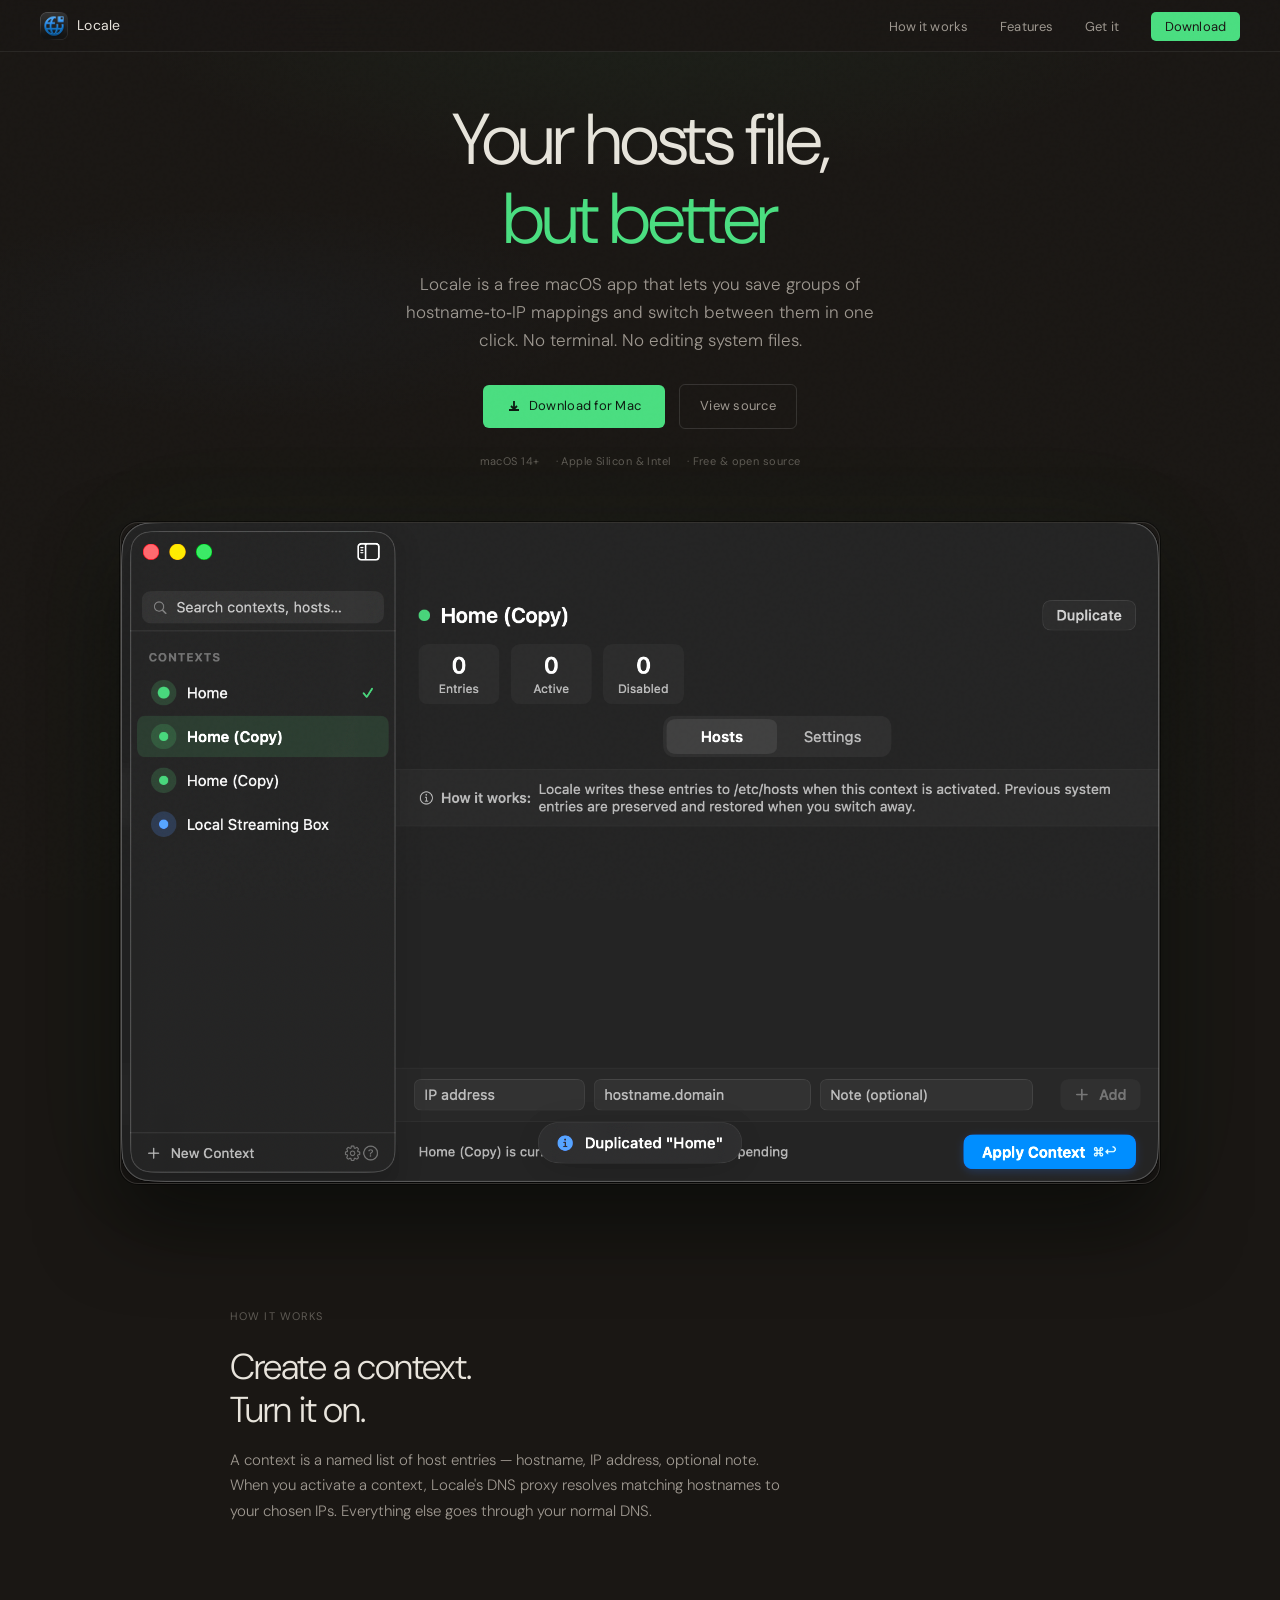
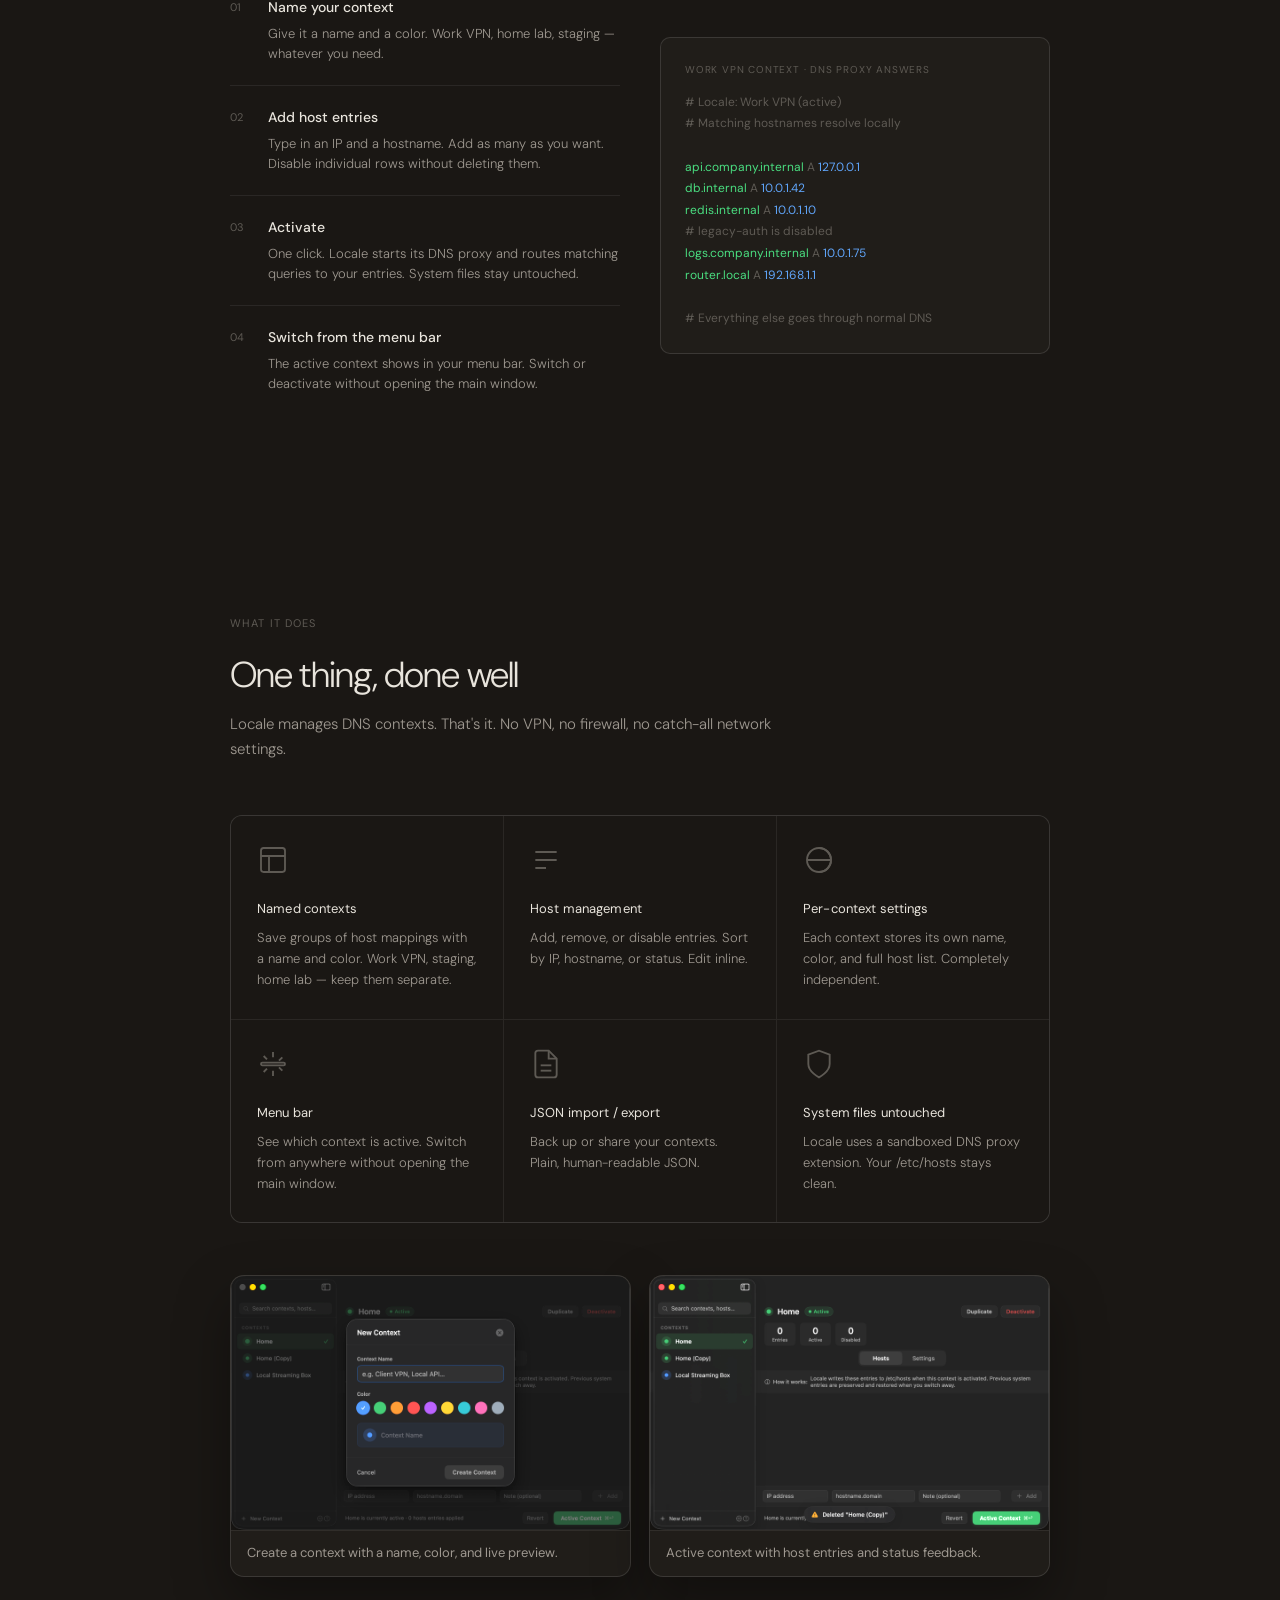
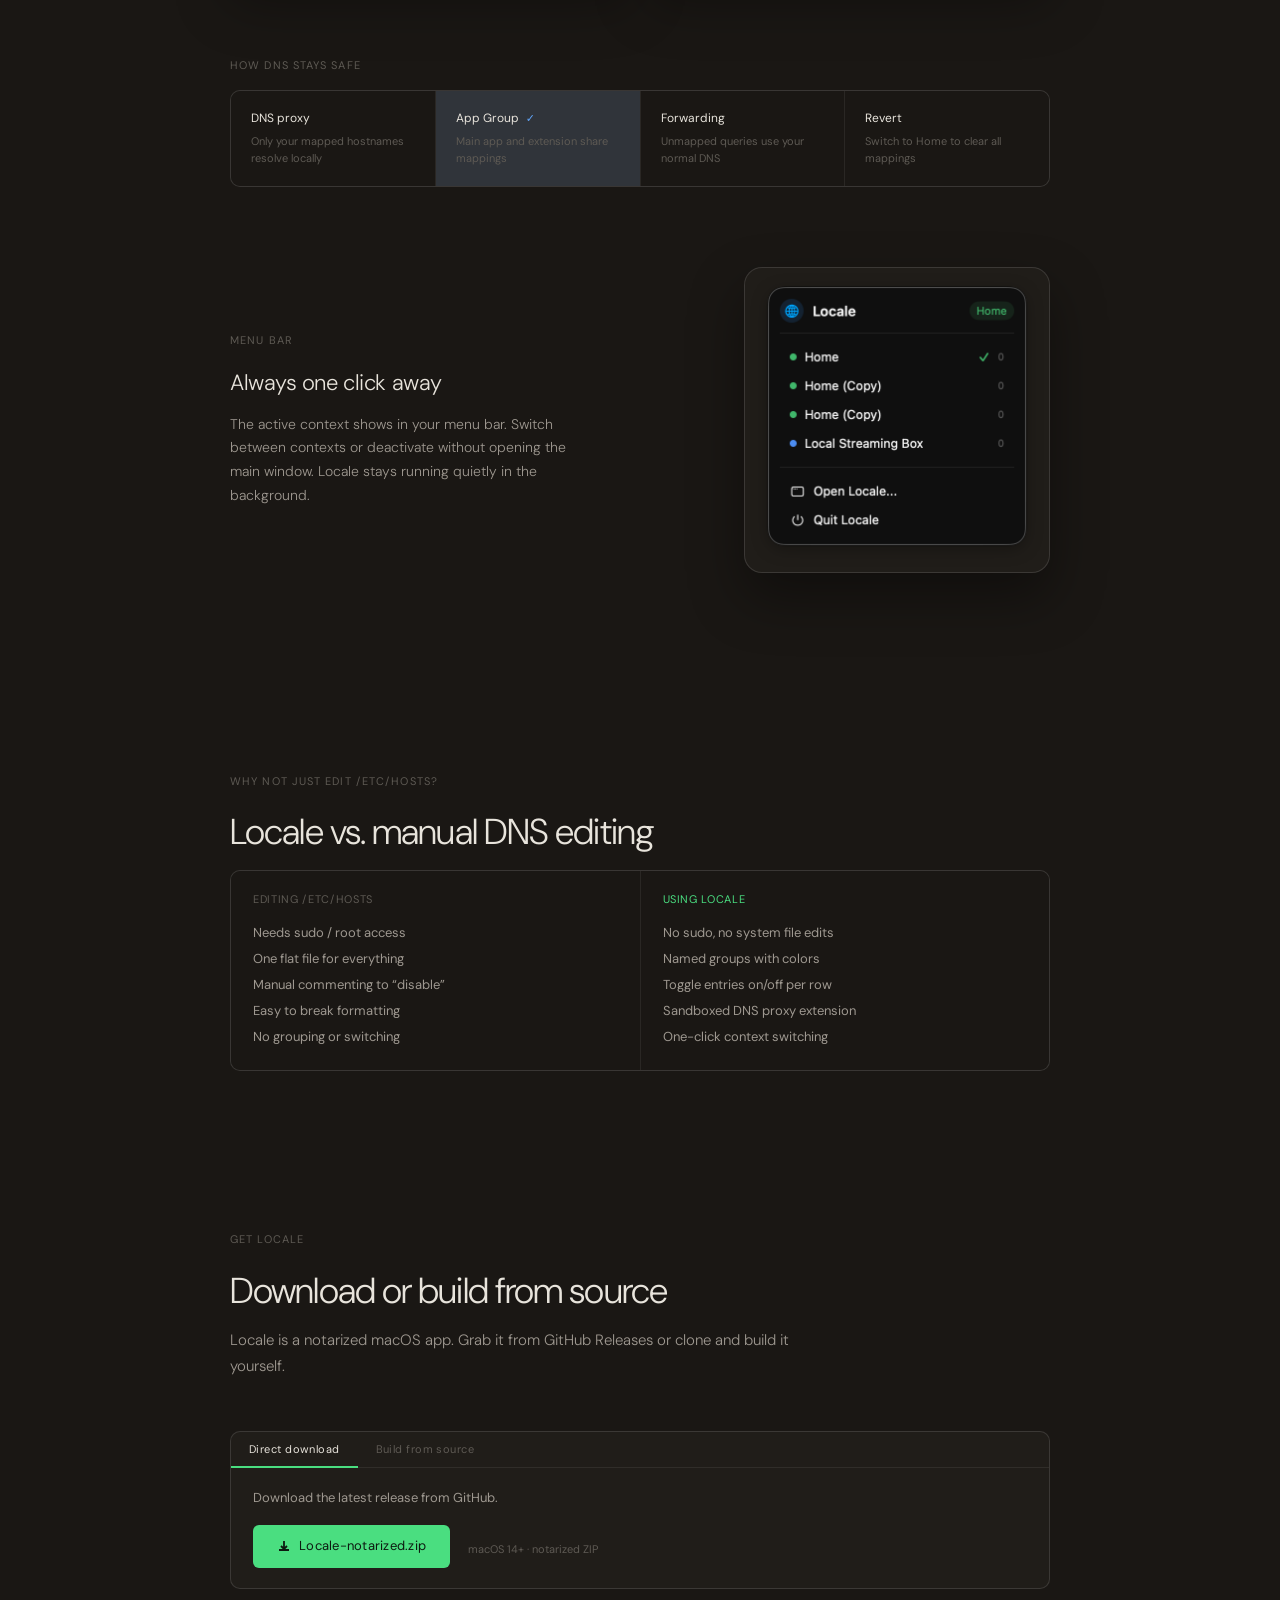
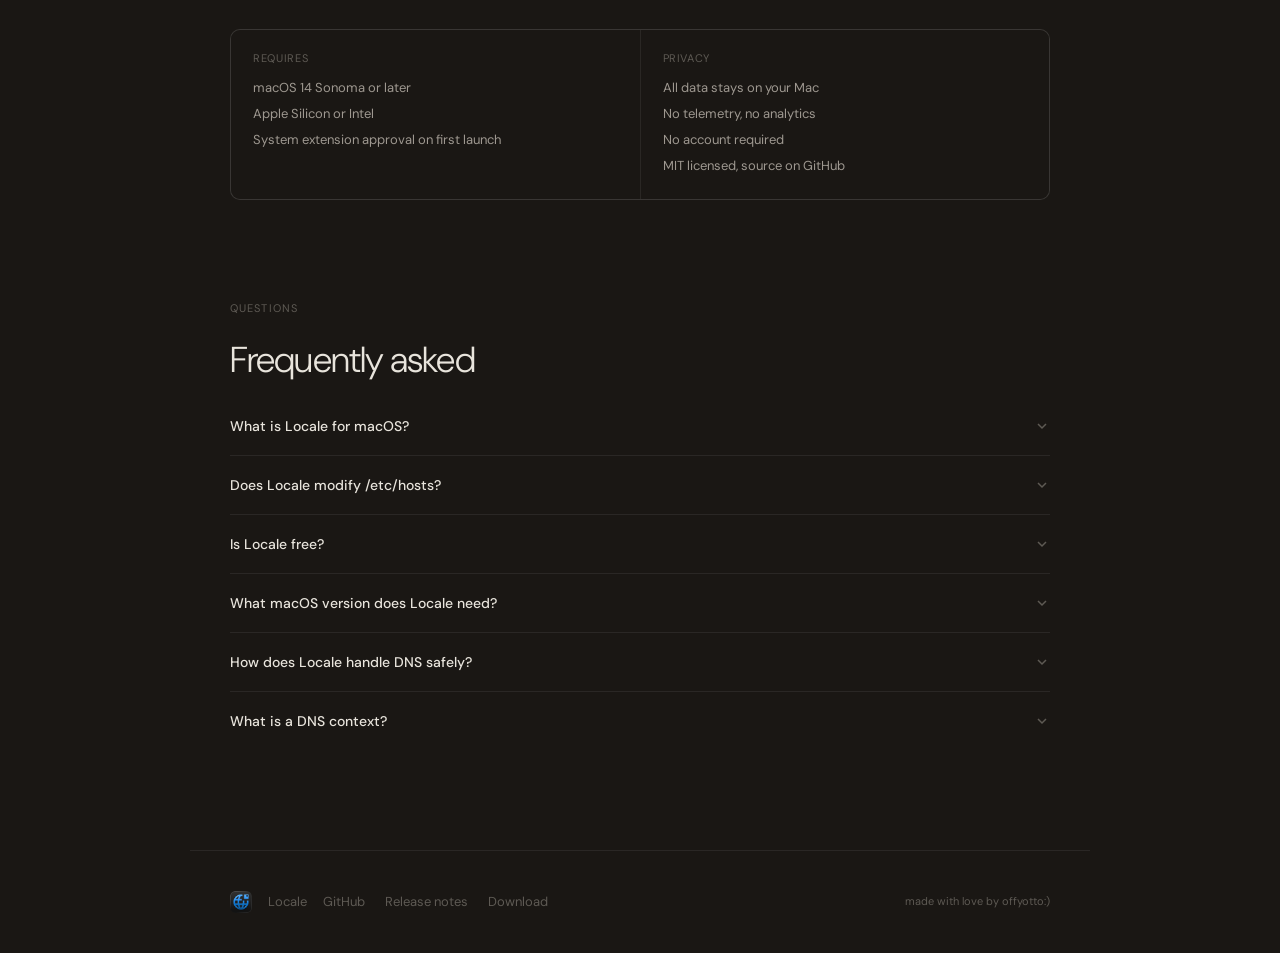
<file: website/index.html>
<!DOCTYPE html>
<html lang="en">
<head>
<meta charset="UTF-8">
<meta name="viewport" content="width=device-width, initial-scale=1.0">
<title>Locale — DNS Context Switcher for macOS</title>
<meta name="description" content="Locale is a free, open-source macOS app that lets you save groups of hostname-to-IP mappings and switch between them in one click. No terminal. No editing /etc/hosts.">
<meta name="theme-color" content="#1a1714">
<meta name="robots" content="index, follow">
<meta name="author" content="offyotto">
<meta name="application-name" content="Locale">
<link rel="canonical" href="https://offyotto.github.io/Locale/">

<!-- Open Graph -->
<meta property="og:title" content="Locale — DNS Context Switcher for macOS">
<meta property="og:description" content="Save groups of hostname-to-IP mappings and switch between them in one click. Free, open source, no terminal needed.">
<meta property="og:type" content="website">
<meta property="og:url" content="https://offyotto.github.io/Locale/">
<meta property="og:site_name" content="Locale">
<meta property="og:image" content="https://offyotto.github.io/Locale/assets/locale-main-toast.png">
<meta property="og:image:width" content="1800">
<meta property="og:image:height" content="1144">
<meta property="og:image:alt" content="Locale app window showing DNS context management on macOS">

<!-- Twitter Card -->
<meta name="twitter:card" content="summary_large_image">
<meta name="twitter:title" content="Locale — DNS Context Switcher for macOS">
<meta name="twitter:description" content="Save groups of hostname-to-IP mappings and switch between them in one click. Free, open source, no terminal needed.">
<meta name="twitter:image" content="https://offyotto.github.io/Locale/assets/locale-main-toast.png">

<link rel="icon" href="assets/app-icon-dark.png?v=6" type="image/png" sizes="1024x1024">
<link rel="apple-touch-icon" href="assets/app-icon-dark.png?v=6">
<link rel="preconnect" href="https://fonts.googleapis.com">
<link rel="preconnect" href="https://fonts.gstatic.com" crossorigin>
<link href="https://fonts.googleapis.com/css2?family=DM+Sans:ital,opsz,wght@0,9..40,300;0,9..40,400;0,9..40,500;0,9..40,700;1,9..40,300&display=swap" rel="stylesheet">

<!-- Structured Data: SoftwareApplication + FAQPage -->
<script type="application/ld+json">
{
  "@context": "https://schema.org",
  "@graph": [
    {
      "@type": "Organization",
      "@id": "https://offyotto.github.io/Locale/#organization",
      "name": "offyotto",
      "url": "https://github.com/offyotto"
    },
    {
      "@type": "WebSite",
      "@id": "https://offyotto.github.io/Locale/#website",
      "url": "https://offyotto.github.io/Locale/",
      "name": "Locale",
      "description": "Free, open-source DNS context switcher for macOS",
      "publisher": {
        "@id": "https://offyotto.github.io/Locale/#organization"
      }
    },
    {
      "@type": "SoftwareApplication",
      "@id": "https://offyotto.github.io/Locale/#software",
      "name": "Locale",
      "operatingSystem": "macOS 14+",
      "applicationCategory": "UtilitiesApplication",
      "applicationSubCategory": "Network Utility",
      "description": "Locale is a free, open-source macOS app that lets you save groups of hostname-to-IP mappings (DNS contexts) and switch between them in one click, without editing /etc/hosts or using the terminal. It uses Apple's NEDNSProxyProvider to handle DNS resolution safely.",
      "offers": {
        "@type": "Offer",
        "price": "0.00",
        "priceCurrency": "USD",
        "category": "free"
      },
      "url": "https://offyotto.github.io/Locale/",
      "downloadUrl": "https://github.com/offyotto/Locale/releases/download/v1.0.0/Locale-notarized.zip",
      "screenshot": "https://offyotto.github.io/Locale/assets/locale-main-toast.png",
      "softwareVersion": "1.0.0",
      "fileSize": "3MB",
      "datePublished": "2026-06-04",
      "license": "https://github.com/offyotto/Locale/blob/main/LICENSE",
      "isAccessibleForFree": true,
      "releaseNotes": "https://github.com/offyotto/Locale/releases/tag/v1.0.0",
      "author": {
        "@id": "https://offyotto.github.io/Locale/#organization"
      },
      "sourceOrganization": {
        "@type": "Organization",
        "name": "offyotto",
        "url": "https://github.com/offyotto"
      }
    },
    {
      "@type": "FAQPage",
      "@id": "https://offyotto.github.io/Locale/#faq",
      "mainEntity": [
        {
          "@type": "Question",
          "name": "What is Locale for macOS?",
          "acceptedAnswer": {
            "@type": "Answer",
            "text": "Locale is a free, open-source macOS app that lets you create named groups of hostname-to-IP mappings (DNS contexts) and switch between them in one click, without editing /etc/hosts or using the terminal."
          }
        },
        {
          "@type": "Question",
          "name": "Does Locale modify /etc/hosts?",
          "acceptedAnswer": {
            "@type": "Answer",
            "text": "No. Locale uses Apple's NEDNSProxyProvider network extension to handle DNS resolution. Your system host files stay untouched."
          }
        },
        {
          "@type": "Question",
          "name": "Is Locale free?",
          "acceptedAnswer": {
            "@type": "Answer",
            "text": "Yes. Locale is completely free and open source under the MIT license. No account required, no telemetry, no subscriptions."
          }
        },
        {
          "@type": "Question",
          "name": "What macOS version does Locale need?",
          "acceptedAnswer": {
            "@type": "Answer",
            "text": "Locale requires macOS 14 Sonoma or later and runs on both Apple Silicon and Intel Macs."
          }
        },
        {
          "@type": "Question",
          "name": "How does Locale handle DNS safely?",
          "acceptedAnswer": {
            "@type": "Answer",
            "text": "Locale runs a sandboxed DNS proxy via Apple's Network Extension framework. Only hostnames you've mapped get resolved locally — everything else passes through to your normal DNS. Switch back to the Home context to clear all Locale mappings."
          }
        },
        {
          "@type": "Question",
          "name": "What is a DNS context?",
          "acceptedAnswer": {
            "@type": "Answer",
            "text": "A DNS context in Locale is a named group of hostname-to-IP mappings. For example, you might have a Work VPN context that maps internal hostnames to specific IPs, and a Home Lab context for your local network. You can switch between them instantly."
          }
        }
      ]
    }
  ]
}
</script>

<style>
  *, *::before, *::after { box-sizing: border-box; margin: 0; padding: 0; }

  :root {
    --bg: #1a1714;
    --bg2: #201d19;
    --bg3: #272320;
    --border: rgba(255,255,255,0.07);
    --border2: rgba(255,255,255,0.12);
    --text: #e8e4dc;
    --text2: #9e9890;
    --text3: #5e5a54;
    --green: #4ade80;
    --green-dim: rgba(74,222,128,0.12);
    --green-border: rgba(74,222,128,0.2);
    --blue: #60a5fa;
    --blue-dim: rgba(96,165,250,0.1);
    --site-font: 'DM Sans', system-ui, sans-serif;
    --mono: var(--site-font);
    --sans: var(--site-font);
  }

  html { scroll-behavior: smooth; }

  body {
    background: var(--bg);
    color: var(--text);
    font-family: var(--sans);
    font-size: 16px;
    line-height: 1.6;
    -webkit-font-smoothing: antialiased;
    overflow-x: hidden;
  }

  /* NAV */
  nav {
    position: fixed;
    top: 0; left: 0; right: 0;
    z-index: 100;
    display: flex;
    align-items: center;
    justify-content: space-between;
    padding: 0 40px;
    height: 52px;
    background: rgba(26,23,20,0.85);
    backdrop-filter: blur(12px);
    border-bottom: 1px solid var(--border);
  }

  .nav-logo {
    display: flex;
    align-items: center;
    gap: 9px;
    text-decoration: none;
  }

  .nav-icon {
    width: 28px;
    height: 28px;
    background: transparent;
    border: 0;
    border-radius: 6px;
    display: flex;
    align-items: center;
    justify-content: center;
    overflow: hidden;
  }

  .nav-icon svg { width: 12px; height: 12px; }

  .nav-icon img,
  .footer-icon {
    display: block;
    width: 100%;
    height: 100%;
    object-fit: contain;
  }

  .footer-icon {
    width: 22px;
    height: 22px;
    border-radius: 5px;
  }

  .nav-wordmark {
    font-family: var(--mono);
    font-size: 14px;
    color: var(--text);
    letter-spacing: 0.02em;
  }

  .nav-links {
    display: flex;
    align-items: center;
    gap: 32px;
    list-style: none;
  }

  .nav-links a {
    font-size: 13px;
    color: var(--text2);
    text-decoration: none;
    letter-spacing: 0.01em;
    transition: color 0.15s;
  }

  .nav-links a:hover { color: var(--text); }

  .nav-download {
    font-family: var(--mono);
    font-size: 12px;
    color: var(--bg) !important;
    background: var(--green);
    padding: 6px 14px;
    border-radius: 5px;
    text-decoration: none;
    letter-spacing: 0.01em;
    transition: opacity 0.15s !important;
  }

  .nav-download:hover { opacity: 0.88; }

  /* HERO */
  .hero {
    min-height: clamp(450px, 58vh, 600px);
    display: flex;
    flex-direction: column;
    align-items: center;
    justify-content: center;
    padding: 72px 40px 24px;
    text-align: center;
    position: relative;
  }

  .hero::before {
    content: '';
    position: absolute;
    top: 0; left: 0; right: 0; bottom: 0;
    background:
      radial-gradient(ellipse 60% 50% at 50% 0%, rgba(74,222,128,0.05) 0%, transparent 70%),
      radial-gradient(ellipse 40% 30% at 20% 60%, rgba(96,165,250,0.03) 0%, transparent 70%);
    pointer-events: none;
  }

  .hero-title {
    font-family: var(--sans);
    font-size: clamp(40px, 6vw, 72px);
    font-weight: 300;
    line-height: 1.1;
    letter-spacing: -0.03em;
    color: var(--text);
    margin-bottom: 12px;
    max-width: 800px;
  }

  .hero-title em {
    font-style: normal;
    color: var(--green);
  }

  .hero-sub {
    font-size: 17px;
    font-weight: 300;
    color: var(--text2);
    max-width: 500px;
    margin: 0 auto 30px;
    line-height: 1.65;
  }

  .hero-actions {
    display: flex;
    align-items: center;
    gap: 14px;
    margin-bottom: 24px;
    flex-wrap: wrap;
    justify-content: center;
  }

  .btn-primary {
    font-family: var(--mono);
    font-size: 13px;
    background: var(--green);
    color: #0d1a10;
    padding: 11px 24px;
    border-radius: 6px;
    text-decoration: none;
    letter-spacing: 0.02em;
    transition: opacity 0.15s, transform 0.15s;
    display: inline-flex;
    align-items: center;
    gap: 8px;
  }

  .btn-primary:hover { opacity: 0.88; transform: translateY(-1px); }

  .btn-secondary {
    font-family: var(--mono);
    font-size: 13px;
    color: var(--text2);
    padding: 11px 20px;
    border-radius: 6px;
    border: 1px solid var(--border2);
    text-decoration: none;
    letter-spacing: 0.02em;
    transition: color 0.15s, border-color 0.15s;
    background: transparent;
    cursor: pointer;
  }

  .btn-secondary:hover { color: var(--text); border-color: rgba(255,255,255,0.2); }

  .hero-meta {
    font-family: var(--mono);
    font-size: 11px;
    color: var(--text3);
    letter-spacing: 0.04em;
    display: flex;
    align-items: center;
    gap: 16px;
  }

  .hero-meta span::before { content: '· '; }
  .hero-meta span:first-child::before { content: ''; }

  /* APP SCREENSHOT */
  .screenshot-wrap {
    width: 100%;
    max-width: 1120px;
    margin: 0 auto 124px;
    padding: 0 40px;
    opacity: 0;
    transform: translateY(24px);
    transition: opacity 0.7s ease, transform 0.7s ease;
  }

  .screenshot-wrap.visible { opacity: 1; transform: translateY(0); }

  .screenshot-frame {
    background: rgba(255,255,255,0.02);
    border: 1px solid rgba(255,255,255,0.1);
    border-radius: 18px;
    overflow: hidden;
    box-shadow:
      0 0 0 1px rgba(0,0,0,0.5),
      0 40px 80px rgba(0,0,0,0.5),
      0 0 120px rgba(74,222,128,0.04);
  }

  .product-screenshot {
    display: block;
    width: 100%;
    height: auto;
    filter: brightness(1.16) contrast(1.04);
  }

  .shot-grid {
    display: grid;
    grid-template-columns: 1fr 1fr;
    gap: 18px;
    margin: -28px 0 80px;
  }

  .shot-card {
    background: var(--bg2);
    border: 1px solid var(--border2);
    border-radius: 14px;
    overflow: hidden;
    box-shadow: 0 24px 54px rgba(0,0,0,0.34);
  }

  .shot-card img {
    display: block;
    width: 100%;
    height: auto;
    filter: brightness(1.12) contrast(1.03);
  }

  .shot-card figcaption {
    border-top: 1px solid var(--border);
    padding: 13px 16px;
    font-size: 13px;
    color: var(--text2);
    line-height: 1.45;
  }

  .install-cmd-text {
    min-width: 0;
    overflow: hidden;
    text-overflow: ellipsis;
    white-space: nowrap;
  }

  /* FEATURES */
  .section {
    max-width: 900px;
    margin: 0 auto;
    padding: 0 40px 100px;
  }

  .section-label {
    font-family: var(--mono);
    font-size: 11px;
    letter-spacing: 0.1em;
    color: var(--text3);
    text-transform: uppercase;
    margin-bottom: 20px;
  }

  .section-title {
    font-size: clamp(26px, 3vw, 36px);
    font-weight: 300;
    letter-spacing: -0.025em;
    color: var(--text);
    line-height: 1.2;
    margin-bottom: 16px;
  }

  .section-body {
    font-size: 15px;
    font-weight: 300;
    color: var(--text2);
    max-width: 560px;
    line-height: 1.7;
    margin-bottom: 52px;
  }

  .features-grid {
    display: grid;
    grid-template-columns: repeat(3, 1fr);
    gap: 1px;
    background: var(--border);
    border: 1px solid var(--border);
    border-radius: 12px;
    overflow: hidden;
    margin-bottom: 80px;
  }

  .feature-cell {
    background: var(--bg);
    padding: 28px 26px;
    transition: background 0.2s;
  }

  .feature-cell:hover { background: var(--bg2); }

  .feature-icon {
    width: 32px;
    height: 32px;
    margin-bottom: 16px;
    color: var(--text3);
  }

  .feature-title {
    font-family: var(--mono);
    font-size: 13px;
    color: var(--text);
    margin-bottom: 8px;
    letter-spacing: 0.01em;
  }

  .feature-desc {
    font-size: 13px;
    font-weight: 300;
    color: var(--text2);
    line-height: 1.6;
  }

  /* HOW IT WORKS */
  .how-grid {
    display: grid;
    grid-template-columns: 1fr 1fr;
    gap: 40px;
    align-items: center;
    margin-bottom: 100px;
  }

  .how-steps {
    display: flex;
    flex-direction: column;
    gap: 0;
  }

  .how-step {
    display: flex;
    gap: 18px;
    padding: 20px 0;
    border-bottom: 1px solid var(--border);
    opacity: 0;
    transform: translateX(-12px);
    transition: opacity 0.5s ease, transform 0.5s ease;
  }

  .how-step.visible { opacity: 1; transform: translateX(0); }
  .how-step:last-child { border-bottom: none; }

  .how-step-n {
    font-family: var(--mono);
    font-size: 11px;
    color: var(--text3);
    padding-top: 3px;
    min-width: 20px;
  }

  .how-step-content {}

  .how-step-title {
    font-size: 14px;
    font-weight: 500;
    color: var(--text);
    margin-bottom: 5px;
  }

  .how-step-desc {
    font-size: 13px;
    font-weight: 300;
    color: var(--text2);
    line-height: 1.6;
  }

  .how-code {
    background: var(--bg2);
    border: 1px solid var(--border2);
    border-radius: 10px;
    padding: 24px;
    overflow: hidden;
  }

  .how-code-label {
    font-family: var(--mono);
    font-size: 10px;
    color: var(--text3);
    letter-spacing: 0.08em;
    text-transform: uppercase;
    margin-bottom: 14px;
  }

  .code-block {
    font-family: var(--mono);
    font-size: 12px;
    line-height: 1.8;
  }

  .code-comment { color: var(--text3); }
  .code-ip { color: var(--blue); }
  .code-host { color: var(--green); }
  .code-note { color: #d4975b; }
  .code-dim { color: var(--text3); }

  /* SAFETY MODEL */
  .dns-row {
    display: grid;
    grid-template-columns: repeat(4, 1fr);
    gap: 1px;
    background: var(--border);
    border: 1px solid var(--border);
    border-radius: 10px;
    overflow: hidden;
    margin-bottom: 80px;
  }

  .dns-cell {
    background: var(--bg);
    padding: 18px 20px;
    transition: background 0.15s;
  }

  .dns-cell:hover { background: var(--bg2); }
  .dns-cell.selected { background: var(--blue-dim); }

  .dns-cell-name {
    font-family: var(--mono);
    font-size: 12px;
    color: var(--text);
    margin-bottom: 4px;
    display: flex;
    align-items: center;
    gap: 7px;
  }

  .dns-check { font-size: 11px; color: var(--blue); }
  .dns-addr { font-family: var(--mono); font-size: 11px; color: var(--text3); }

  /* MENUBAR */
  .menubar-demo {
    display: flex;
    gap: 40px;
    align-items: center;
    margin-bottom: 100px;
  }

  .menubar-text { flex: 1; }

  .menubar-shot {
    border: 1px solid var(--border2);
    border-radius: 18px;
    overflow: hidden;
    width: 306px;
    flex-shrink: 0;
    background: var(--bg2);
    box-shadow: 0 24px 54px rgba(0,0,0,0.38);
  }

  .menubar-shot img { display: block; width: 100%; height: auto; }

  /* INSTALL */
  .install-block {
    background: var(--bg2);
    border: 1px solid var(--border2);
    border-radius: 10px;
    overflow: hidden;
    margin-bottom: 40px;
  }

  .install-tab-row {
    display: flex;
    border-bottom: 1px solid var(--border);
  }

  .install-tab {
    font-family: var(--mono);
    font-size: 11px;
    padding: 10px 18px;
    color: var(--text3);
    letter-spacing: 0.04em;
    cursor: pointer;
    border-bottom: 2px solid transparent;
    margin-bottom: -1px;
    transition: color 0.15s;
    background: none;
    border-top: none;
    border-left: none;
    border-right: none;
  }

  .install-tab.active { color: var(--text); border-bottom-color: var(--green); }

  .install-content { padding: 20px 22px; }

  .install-cmd {
    font-family: var(--mono);
    font-size: 13px;
    color: var(--text2);
    display: flex;
    align-items: center;
    gap: 10px;
  }

  .install-prompt { color: var(--text3); }
  .install-cmd-text { color: var(--green); }

  /* FAQ */
  .faq-list { display: flex; flex-direction: column; gap: 0; }
  .faq-item { border-bottom: 1px solid var(--border); }
  .faq-item:last-child { border-bottom: none; }

  .faq-q {
    font-size: 14px;
    font-weight: 500;
    color: var(--text);
    padding: 20px 0;
    cursor: pointer;
    display: flex;
    justify-content: space-between;
    align-items: center;
    width: 100%;
    background: none;
    border: none;
    text-align: left;
    font-family: inherit;
  }

  .faq-q:hover { color: var(--green); }

  .faq-chevron {
    width: 16px;
    height: 16px;
    color: var(--text3);
    transition: transform 0.2s;
    flex-shrink: 0;
    margin-left: 16px;
  }

  .faq-item.open .faq-chevron { transform: rotate(180deg); }

  .faq-a {
    font-size: 14px;
    font-weight: 300;
    color: var(--text2);
    line-height: 1.7;
    padding: 0 0 20px;
    display: none;
    max-width: 620px;
  }

  .faq-item.open .faq-a { display: block; }

  /* FOOTER */
  footer {
    border-top: 1px solid var(--border);
    padding: 40px;
    display: flex;
    align-items: center;
    justify-content: space-between;
    max-width: 900px;
    margin: 0 auto;
  }

  .footer-left { display: flex; align-items: center; gap: 16px; }
  .footer-logo { font-family: var(--mono); font-size: 13px; color: var(--text3); }
  .footer-links { display: flex; gap: 20px; }
  .footer-links a { font-size: 13px; color: var(--text3); text-decoration: none; transition: color 0.15s; }
  .footer-links a:hover { color: var(--text2); }
  .footer-right { font-family: var(--mono); font-size: 11px; color: var(--text3); }

  /* RESPONSIVE */
  @media (max-width: 920px) {
    nav { padding: 0 22px; }
    .nav-links { gap: 18px; }
    .hero { padding-right: 24px; padding-left: 24px; }
    .screenshot-wrap, .section { padding-right: 24px; padding-left: 24px; }
    .features-grid { grid-template-columns: repeat(2, 1fr); }
    .how-grid, .menubar-demo { grid-template-columns: 1fr; display: grid; gap: 28px; }
    .menubar-shot { width: min(100%, 320px); }
    .dns-row { grid-template-columns: repeat(2, 1fr); }
  }

  @media (max-width: 640px) {
    nav { height: 58px; padding: 0 16px; }
    .nav-links li:not(:last-child) { display: none; }
    .nav-download { padding: 7px 12px; }
    .hero { min-height: auto; padding: 104px 18px 64px; }
    .hero-title { font-size: clamp(38px, 12vw, 58px); }
    .hero-actions, .hero-meta { display: grid; width: 100%; max-width: 320px; }
    .btn-primary, .btn-secondary { justify-content: center; }
    .hero-meta { gap: 6px; justify-items: center; }
    .hero-meta span::before { content: ""; }
    .screenshot-wrap { padding: 0 14px; margin-bottom: 76px; }
    .screenshot-frame { border-radius: 12px; }
    .shot-grid { grid-template-columns: 1fr; gap: 14px; margin: -20px 0 60px; }
    .section { padding: 0 18px 76px; }
    .features-grid, .dns-row { grid-template-columns: 1fr; }
    .how-code { padding: 18px; overflow-x: auto; }
    .code-block { min-width: 420px; }
    .install-tab { flex: 1; padding-right: 10px; padding-left: 10px; }
    #install > div[style*="grid-template-columns"] { grid-template-columns: 1fr !important; }
    footer { align-items: flex-start; flex-direction: column; gap: 18px; padding: 28px 18px; }
    .footer-left, .footer-links { flex-wrap: wrap; }
  }

  /* SCROLL REVEAL */
  .reveal { opacity: 0; transform: translateY(16px); transition: opacity 0.6s ease, transform 0.6s ease; }
  .reveal.visible { opacity: 1; transform: translateY(0); }

  /* GRAIN */
  body::after {
    content: '';
    position: fixed;
    inset: 0;
    pointer-events: none;
    z-index: 9999;
    background-image: url("data:image/svg+xml,%3Csvg viewBox='0 0 256 256' xmlns='http://www.w3.org/2000/svg'%3E%3Cfilter id='noise'%3E%3CfeTurbulence type='fractalNoise' baseFrequency='0.9' numOctaves='4' stitchTiles='stitch'/%3E%3C/filter%3E%3Crect width='100%25' height='100%25' filter='url(%23noise)' opacity='0.035'/%3E%3C/svg%3E");
    opacity: 0.4;
  }
</style>
</head>
<body>

<nav>
  <a href="#top" class="nav-logo">
    <div class="nav-icon">
      <img src="assets/app-icon-dark.png?v=6" alt="">
    </div>
    <span class="nav-wordmark">Locale</span>
  </a>
  <ul class="nav-links">
    <li><a href="#how">How it works</a></li>
    <li><a href="#features">Features</a></li>
    <li><a href="#install">Get it</a></li>
    <li><a href="https://github.com/offyotto/Locale/releases/download/v1.0.0/Locale-notarized.zip" class="nav-download">Download</a></li>
  </ul>
</nav>

<!-- HERO -->
<section class="hero" id="top">
  <h1 class="hero-title">Your hosts file,<br><em>but better</em></h1>
  <p class="hero-sub">Locale is a free macOS app that lets you save groups of hostname&#8209;to&#8209;IP mappings and switch between them in one click. No terminal. No editing system files.</p>
  <div class="hero-actions">
    <a href="https://github.com/offyotto/Locale/releases/download/v1.0.0/Locale-notarized.zip" class="btn-primary">
      <svg width="14" height="14" viewBox="0 0 14 14" fill="none" stroke="currentColor" stroke-width="1.8"><path d="M7 2v7M4 7l3 3 3-3M2 11h10"/></svg>
      Download for Mac
    </a>
    <a href="https://github.com/offyotto/Locale" class="btn-secondary">View source</a>
  </div>
  <div class="hero-meta">
    <span>macOS 14+</span>
    <span>Apple Silicon &amp; Intel</span>
    <span>Free &amp; open source</span>
  </div>
</section>

<!-- SCREENSHOT -->
<div class="screenshot-wrap" id="screenshot">
  <div class="screenshot-frame">
    <img class="product-screenshot" src="assets/locale-main-toast.png?v=1" width="1800" height="1144" alt="Locale app window on macOS showing a DNS context with host mappings and status feedback" fetchpriority="high">
  </div>
</div>

<!-- HOW IT WORKS -->
<section class="section" id="how">
  <p class="section-label reveal">How it works</p>
  <h2 class="section-title reveal">Create a context.<br>Turn it on.</h2>
  <p class="section-body reveal">A context is a named list of host entries &mdash; hostname, IP address, optional note. When you activate a context, Locale's DNS proxy resolves matching hostnames to your chosen IPs. Everything else goes through your normal DNS.</p>

  <div class="how-grid">
    <div class="how-steps">
      <div class="how-step" data-delay="0">
        <span class="how-step-n">01</span>
        <div class="how-step-content">
          <div class="how-step-title">Name your context</div>
          <div class="how-step-desc">Give it a name and a color. Work VPN, home lab, staging &mdash; whatever you need.</div>
        </div>
      </div>
      <div class="how-step" data-delay="100">
        <span class="how-step-n">02</span>
        <div class="how-step-content">
          <div class="how-step-title">Add host entries</div>
          <div class="how-step-desc">Type in an IP and a hostname. Add as many as you want. Disable individual rows without deleting them.</div>
        </div>
      </div>
      <div class="how-step" data-delay="200">
        <span class="how-step-n">03</span>
        <div class="how-step-content">
          <div class="how-step-title">Activate</div>
          <div class="how-step-desc">One click. Locale starts its DNS proxy and routes matching queries to your entries. System files stay untouched.</div>
        </div>
      </div>
      <div class="how-step" data-delay="300">
        <span class="how-step-n">04</span>
        <div class="how-step-content">
          <div class="how-step-title">Switch from the menu bar</div>
          <div class="how-step-desc">The active context shows in your menu bar. Switch or deactivate without opening the main window.</div>
        </div>
      </div>
    </div>

    <div class="how-code reveal">
      <div class="how-code-label">Work VPN context &middot; DNS proxy answers</div>
      <div class="code-block">
        <div><span class="code-comment"># Locale: Work VPN (active)</span></div>
        <div><span class="code-comment"># Matching hostnames resolve locally</span></div>
        <div>&nbsp;</div>
        <div><span class="code-host">api.company.internal</span>  <span class="code-comment">A</span>  <span class="code-ip">127.0.0.1</span></div>
        <div><span class="code-host">db.internal</span>           <span class="code-comment">A</span>  <span class="code-ip">10.0.1.42</span></div>
        <div><span class="code-host">redis.internal</span>        <span class="code-comment">A</span>  <span class="code-ip">10.0.1.10</span></div>
        <div><span class="code-comment"># legacy-auth is disabled</span></div>
        <div><span class="code-host">logs.company.internal</span> <span class="code-comment">A</span>  <span class="code-ip">10.0.1.75</span></div>
        <div><span class="code-host">router.local</span>          <span class="code-comment">A</span>  <span class="code-ip">192.168.1.1</span></div>
        <div>&nbsp;</div>
        <div><span class="code-comment"># Everything else goes through normal DNS</span></div>
      </div>
    </div>
  </div>
</section>

<!-- FEATURES -->
<section class="section" id="features">
  <p class="section-label reveal">What it does</p>
  <h2 class="section-title reveal">One thing, done well</h2>
  <p class="section-body reveal">Locale manages DNS contexts. That's it. No VPN, no firewall, no catch-all network settings.</p>

  <div class="features-grid reveal">
    <div class="feature-cell">
      <svg class="feature-icon" viewBox="0 0 24 24" fill="none" stroke="currentColor" stroke-width="1.4"><rect x="3" y="3" width="18" height="18" rx="2"/><path d="M3 9h18M9 21V9"/></svg>
      <div class="feature-title">Named contexts</div>
      <div class="feature-desc">Save groups of host mappings with a name and color. Work VPN, staging, home lab &mdash; keep them separate.</div>
    </div>
    <div class="feature-cell">
      <svg class="feature-icon" viewBox="0 0 24 24" fill="none" stroke="currentColor" stroke-width="1.4"><path d="M4 6h16M4 12h16M4 18h8"/></svg>
      <div class="feature-title">Host management</div>
      <div class="feature-desc">Add, remove, or disable entries. Sort by IP, hostname, or status. Edit inline.</div>
    </div>
    <div class="feature-cell">
      <svg class="feature-icon" viewBox="0 0 24 24" fill="none" stroke="currentColor" stroke-width="1.4"><circle cx="12" cy="12" r="9"/><path d="M12 3a9 9 0 0 1 0 18M3 12h18"/></svg>
      <div class="feature-title">Per-context settings</div>
      <div class="feature-desc">Each context stores its own name, color, and full host list. Completely independent.</div>
    </div>
    <div class="feature-cell">
      <svg class="feature-icon" viewBox="0 0 24 24" fill="none" stroke="currentColor" stroke-width="1.4"><rect x="3" y="11" width="18" height="2" rx="1"/><path d="M12 3v4M12 17v4M5 6l2.5 2.5M16.5 14.5 19 17M5 18l2.5-2.5M16.5 9.5 19 7"/></svg>
      <div class="feature-title">Menu bar</div>
      <div class="feature-desc">See which context is active. Switch from anywhere without opening the main window.</div>
    </div>
    <div class="feature-cell">
      <svg class="feature-icon" viewBox="0 0 24 24" fill="none" stroke="currentColor" stroke-width="1.4"><path d="M14 2H6a2 2 0 0 0-2 2v16a2 2 0 0 0 2 2h12a2 2 0 0 0 2-2V8z"/><polyline points="14,2 14,8 20,8"/><line x1="16" y1="13" x2="8" y2="13"/><line x1="16" y1="17" x2="8" y2="17"/></svg>
      <div class="feature-title">JSON import / export</div>
      <div class="feature-desc">Back up or share your contexts. Plain, human-readable JSON.</div>
    </div>
    <div class="feature-cell">
      <svg class="feature-icon" viewBox="0 0 24 24" fill="none" stroke="currentColor" stroke-width="1.4"><path d="M12 22s8-4 8-10V5l-8-3-8 3v7c0 6 8 10 8 10z"/></svg>
      <div class="feature-title">System files untouched</div>
      <div class="feature-desc">Locale uses a sandboxed DNS proxy extension. Your /etc/hosts stays clean.</div>
    </div>
  </div>

  <div class="shot-grid reveal">
    <figure class="shot-card">
      <img src="assets/locale-new-context.png?v=1" width="1800" height="1144" loading="lazy" alt="Locale new context dialog with name field, color picker, and live preview">
      <figcaption>Create a context with a name, color, and live preview.</figcaption>
    </figure>
    <figure class="shot-card">
      <img src="assets/locale-main-active.png?v=1" width="1800" height="1144" loading="lazy" alt="Locale main window showing an active DNS context with host entries and status">
      <figcaption>Active context with host entries and status feedback.</figcaption>
    </figure>
  </div>

  <!-- How DNS stays safe -->
  <p class="section-label reveal" style="margin-bottom:16px">How DNS stays safe</p>
  <div class="dns-row reveal">
    <div class="dns-cell">
      <div class="dns-cell-name">DNS proxy</div>
      <div class="dns-addr">Only your mapped hostnames resolve locally</div>
    </div>
    <div class="dns-cell selected">
      <div class="dns-cell-name">App Group <span class="dns-check">&#10003;</span></div>
      <div class="dns-addr">Main app and extension share mappings</div>
    </div>
    <div class="dns-cell">
      <div class="dns-cell-name">Forwarding</div>
      <div class="dns-addr">Unmapped queries use your normal DNS</div>
    </div>
    <div class="dns-cell">
      <div class="dns-cell-name">Revert</div>
      <div class="dns-addr">Switch to Home to clear all mappings</div>
    </div>
  </div>

  <!-- Menu bar -->
  <div class="menubar-demo reveal">
    <div class="menubar-text">
      <p class="section-label" style="margin-bottom:16px">Menu bar</p>
      <h3 style="font-size:22px;font-weight:300;letter-spacing:-0.02em;margin-bottom:12px;color:var(--text)">Always one click away</h3>
      <p style="font-size:14px;font-weight:300;color:var(--text2);line-height:1.7;max-width:340px">The active context shows in your menu bar. Switch between contexts or deactivate without opening the main window. Locale stays running quietly in the background.</p>
    </div>
    <figure class="menubar-shot">
      <img src="assets/locale-menu-popover.png?v=1" width="612" height="612" loading="lazy" alt="Locale menu bar popover showing context list and quick actions">
    </figure>
  </div>
</section>

<!-- LOCALE VS /ETC/HOSTS -->
<section class="section" id="compare">
  <p class="section-label reveal">Why not just edit /etc/hosts?</p>
  <h2 class="section-title reveal">Locale vs. manual DNS editing</h2>
  <div style="display:grid;grid-template-columns:1fr 1fr;gap:1px;background:var(--border);border:1px solid var(--border);border-radius:10px;overflow:hidden;margin-bottom:60px" class="reveal">
    <div style="background:var(--bg);padding:20px 22px;">
      <div style="font-family:var(--mono);font-size:11px;color:var(--text3);margin-bottom:12px;letter-spacing:0.06em;text-transform:uppercase;">Editing /etc/hosts</div>
      <div style="font-size:13px;color:var(--text2);line-height:2;font-family:var(--mono)">
        Needs sudo / root access<br>
        One flat file for everything<br>
        Manual commenting to &ldquo;disable&rdquo;<br>
        Easy to break formatting<br>
        No grouping or switching
      </div>
    </div>
    <div style="background:var(--bg);padding:20px 22px;">
      <div style="font-family:var(--mono);font-size:11px;color:var(--green);margin-bottom:12px;letter-spacing:0.06em;text-transform:uppercase;">Using Locale</div>
      <div style="font-size:13px;color:var(--text2);line-height:2;font-family:var(--mono)">
        No sudo, no system file edits<br>
        Named groups with colors<br>
        Toggle entries on/off per row<br>
        Sandboxed DNS proxy extension<br>
        One-click context switching
      </div>
    </div>
  </div>
</section>

<!-- INSTALL -->
<section class="section" id="install">
  <p class="section-label reveal">Get Locale</p>
  <h2 class="section-title reveal">Download or build from source</h2>
  <p class="section-body reveal">Locale is a notarized macOS app. Grab it from GitHub Releases or clone and build it yourself.</p>

  <div class="install-block reveal">
    <div class="install-tab-row">
      <button class="install-tab active" onclick="switchTab(this, 'direct')">Direct download</button>
      <button class="install-tab" onclick="switchTab(this, 'source')">Build from source</button>
    </div>
    <div class="install-content" id="tab-direct">
      <div class="install-cmd"><span style="font-size:13px;color:var(--text2)">Download the latest release from GitHub.</span></div>
      <div style="margin-top:16px">
        <a href="https://github.com/offyotto/Locale/releases/download/v1.0.0/Locale-notarized.zip" class="btn-primary" style="display:inline-flex">
          <svg width="14" height="14" viewBox="0 0 14 14" fill="none" stroke="currentColor" stroke-width="1.8"><path d="M7 2v7M4 7l3 3 3-3M2 11h10"/></svg>
          Locale-notarized.zip
        </a>
        <span style="font-family:var(--mono);font-size:11px;color:var(--text3);margin-left:14px">macOS 14+ &middot; notarized ZIP</span>
      </div>
    </div>
    <div class="install-content" id="tab-source" style="display:none">
      <div class="install-cmd"><span class="install-prompt">$</span> <span class="install-cmd-text">git clone https://github.com/offyotto/Locale.git</span></div>
      <div class="install-cmd" style="margin-top:8px"><span class="install-prompt">$</span> <span class="install-cmd-text">cd Locale &amp;&amp; swift build -c release</span></div>
    </div>
  </div>

  <div style="display:grid;grid-template-columns:1fr 1fr;gap:1px;background:var(--border);border:1px solid var(--border);border-radius:10px;overflow:hidden;" class="reveal">
    <div style="background:var(--bg);padding:20px 22px;">
      <div style="font-family:var(--mono);font-size:11px;color:var(--text3);margin-bottom:8px;letter-spacing:0.06em;text-transform:uppercase;">Requires</div>
      <div style="font-size:13px;color:var(--text2);line-height:2;font-family:var(--mono)">
        macOS 14 Sonoma or later<br>
        Apple Silicon or Intel<br>
        System extension approval on first launch
      </div>
    </div>
    <div style="background:var(--bg);padding:20px 22px;">
      <div style="font-family:var(--mono);font-size:11px;color:var(--text3);margin-bottom:8px;letter-spacing:0.06em;text-transform:uppercase;">Privacy</div>
      <div style="font-size:13px;color:var(--text2);line-height:2;font-family:var(--mono)">
        All data stays on your Mac<br>
        No telemetry, no analytics<br>
        No account required<br>
        MIT licensed, source on GitHub
      </div>
    </div>
  </div>
</section>

<!-- FAQ -->
<section class="section" id="faq">
  <p class="section-label reveal">Questions</p>
  <h2 class="section-title reveal">Frequently asked</h2>

  <div class="faq-list reveal">
    <div class="faq-item">
      <button class="faq-q" onclick="toggleFaq(this)">What is Locale for macOS? <svg class="faq-chevron" viewBox="0 0 16 16" fill="none" stroke="currentColor" stroke-width="1.5"><path d="M4 6l4 4 4-4"/></svg></button>
      <div class="faq-a">Locale is a free, open-source macOS app that lets you create named groups of hostname-to-IP mappings (DNS contexts) and switch between them in one click, without editing /etc/hosts or using the terminal.</div>
    </div>
    <div class="faq-item">
      <button class="faq-q" onclick="toggleFaq(this)">Does Locale modify /etc/hosts? <svg class="faq-chevron" viewBox="0 0 16 16" fill="none" stroke="currentColor" stroke-width="1.5"><path d="M4 6l4 4 4-4"/></svg></button>
      <div class="faq-a">No. Locale uses Apple's NEDNSProxyProvider network extension to handle DNS resolution. Your system host files stay untouched.</div>
    </div>
    <div class="faq-item">
      <button class="faq-q" onclick="toggleFaq(this)">Is Locale free? <svg class="faq-chevron" viewBox="0 0 16 16" fill="none" stroke="currentColor" stroke-width="1.5"><path d="M4 6l4 4 4-4"/></svg></button>
      <div class="faq-a">Yes. Locale is completely free and open source under the MIT license. No account required, no telemetry, no subscriptions.</div>
    </div>
    <div class="faq-item">
      <button class="faq-q" onclick="toggleFaq(this)">What macOS version does Locale need? <svg class="faq-chevron" viewBox="0 0 16 16" fill="none" stroke="currentColor" stroke-width="1.5"><path d="M4 6l4 4 4-4"/></svg></button>
      <div class="faq-a">Locale requires macOS 14 Sonoma or later and runs on both Apple Silicon and Intel Macs.</div>
    </div>
    <div class="faq-item">
      <button class="faq-q" onclick="toggleFaq(this)">How does Locale handle DNS safely? <svg class="faq-chevron" viewBox="0 0 16 16" fill="none" stroke="currentColor" stroke-width="1.5"><path d="M4 6l4 4 4-4"/></svg></button>
      <div class="faq-a">Locale runs a sandboxed DNS proxy via Apple's Network Extension framework. Only hostnames you've mapped get resolved locally &mdash; everything else passes through to your normal DNS. Switch back to the Home context to clear all Locale mappings.</div>
    </div>
    <div class="faq-item">
      <button class="faq-q" onclick="toggleFaq(this)">What is a DNS context? <svg class="faq-chevron" viewBox="0 0 16 16" fill="none" stroke="currentColor" stroke-width="1.5"><path d="M4 6l4 4 4-4"/></svg></button>
      <div class="faq-a">A DNS context in Locale is a named group of hostname-to-IP mappings. For example, you might have a &ldquo;Work VPN&rdquo; context that maps internal hostnames to specific IPs, and a &ldquo;Home Lab&rdquo; context for your local network. You can switch between them instantly.</div>
    </div>
  </div>
</section>

<footer>
  <div class="footer-left">
    <img class="footer-icon" src="assets/app-icon-dark.png?v=6" alt="">
    <span class="footer-logo">Locale</span>
    <div class="footer-links">
      <a href="https://github.com/offyotto/Locale">GitHub</a>
      <a href="https://github.com/offyotto/Locale/releases/tag/v1.0.0">Release notes</a>
      <a href="https://github.com/offyotto/Locale/releases/download/v1.0.0/Locale-notarized.zip">Download</a>
    </div>
  </div>
  <span class="footer-right"> made with love by offyotto:) </span>
</footer>

<script>
  const observer = new IntersectionObserver((entries) => {
    entries.forEach(entry => {
      if (entry.isIntersecting) {
        entry.target.classList.add('visible');
      }
    });
  }, { threshold: 0.1 });

  document.querySelectorAll('.reveal, #screenshot').forEach(el => observer.observe(el));

  const stepObserver = new IntersectionObserver((entries) => {
    entries.forEach(entry => {
      if (entry.isIntersecting) {
        const delay = parseInt(entry.target.dataset.delay || 0);
        setTimeout(() => entry.target.classList.add('visible'), delay);
      }
    });
  }, { threshold: 0.2 });

  document.querySelectorAll('.how-step').forEach(el => stepObserver.observe(el));

  function switchTab(btn, tab) {
    document.querySelectorAll('.install-tab').forEach(t => t.classList.remove('active'));
    btn.classList.add('active');
    document.getElementById('tab-direct').style.display = tab === 'direct' ? 'block' : 'none';
    document.getElementById('tab-source').style.display = tab === 'source' ? 'block' : 'none';
  }

  function toggleFaq(btn) {
    const item = btn.parentElement;
    item.classList.toggle('open');
  }
</script>

</body>
</html>
</file>
